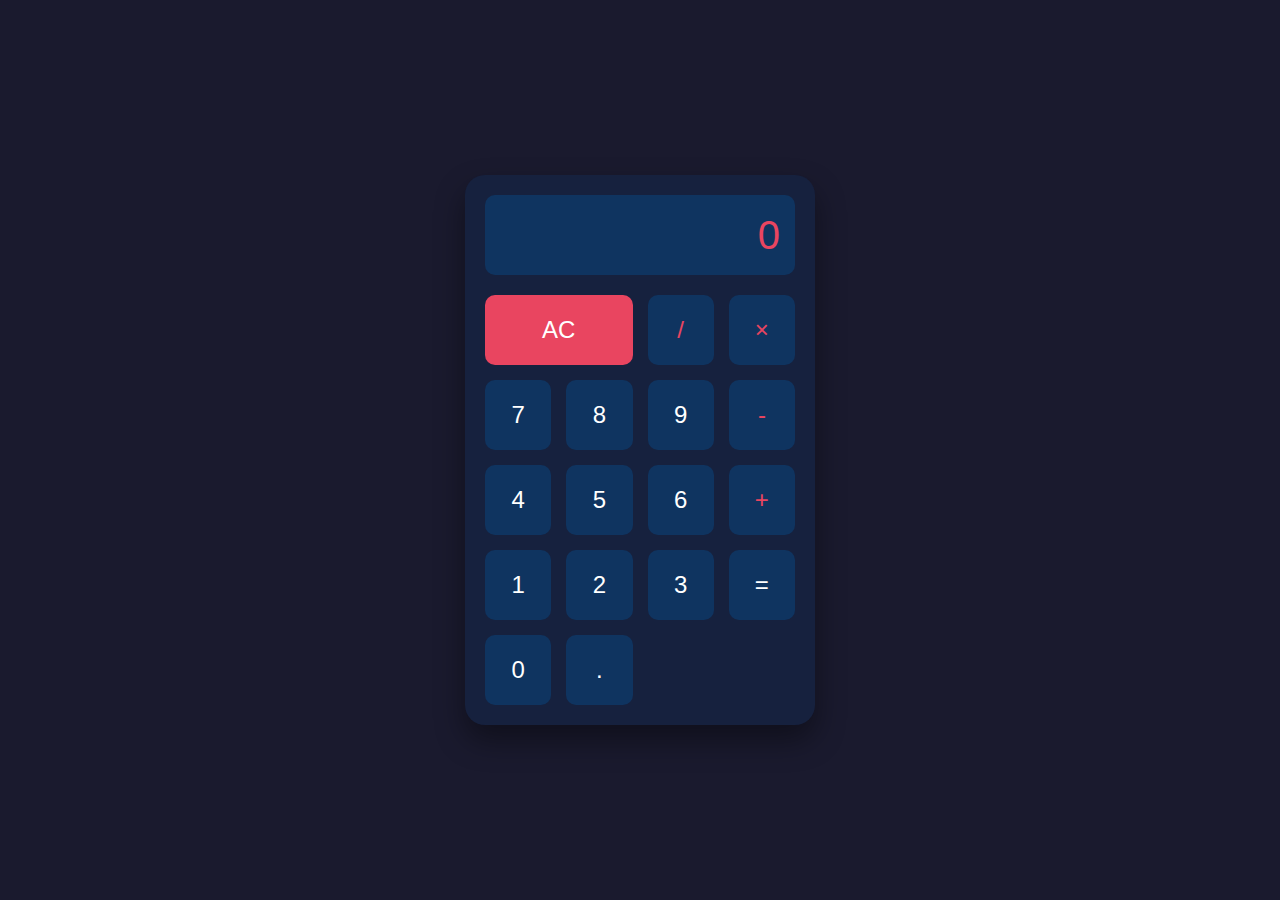
<file: index.html>
<!DOCTYPE html>
<html lang="en">
  <head>
    <meta charset="UTF-8" />
    <meta name="viewport" content="width=device-width, initial-scale=1.0" />
    <link rel="stylesheet" href="./style.css" />

    <title>Calculator</title>
  </head>
  <body>
    <div class="calculator">
      <div class="display" id="display">0</div>
      <div class="buttons">
        <button class="btn btn-clear" onclick="clearDisplay()">AC</button>
        <button class="btn btn-operator" onclick="appendToDisplay('/')">
          /
        </button>
        <button class="btn btn-operator" onclick="appendToDisplay('*')">
          ×
        </button>

        <button class="btn" onclick="appendToDisplay('7')">7</button>
        <button class="btn" onclick="appendToDisplay('8')">8</button>
        <button class="btn" onclick="appendToDisplay('9')">9</button>
        <button class="btn btn-operator" onclick="appendToDisplay('-')">
          -
        </button>

        <button class="btn" onclick="appendToDisplay('4')">4</button>
        <button class="btn" onclick="appendToDisplay('5')">5</button>
        <button class="btn" onclick="appendToDisplay('6')">6</button>
        <button class="btn btn-operator" onclick="appendToDisplay('+')">
          +
        </button>

        <button class="btn" onclick="appendToDisplay('1')">1</button>
        <button class="btn" onclick="appendToDisplay('2')">2</button>
        <button class="btn" onclick="appendToDisplay('3')">3</button>
        <button class="btn btn-equal" onclick="calculateResult()">=</button>

        <button class="btn" onclick="appendToDisplay('0')">0</button>
        <button class="btn" onclick="appendToDisplay('.')">.</button>
      </div>
    </div>
    <script src="./script.js"></script>
  </body>
</html>
</file>
<file: style.css>
* {
  box-sizing: border-box;
  margin: 0;
  padding: 0;
}

body {
  font-family: "Arial", sans-serif;
  background-color: #1a1a2e;
  display: flex;
  justify-content: center;
  align-items: center;
  min-height: 100vh;
  margin: 0;
  color: #fff;
}

.calculator {
  background-color: #16213e;
  border-radius: 20px;
  box-shadow: 0 15px 30px rgba(0, 0, 0, 0.4);
  width: 100%;
  max-width: 350px;
  padding: 20px;
}

.display {
  width: 100%;
  height: 80px;
  background-color: #0f3460;
  border-radius: 10px;
  margin-bottom: 20px;
  display: flex;
  align-items: center;
  justify-content: flex-end;
  padding: 0 15px;
  font-size: 2.5rem;
  color: #e94560;
  overflow: hidden;
  text-overflow: ellipsis;
}

.buttons {
  display: grid;
  grid-template-columns: repeat(4, 1fr);
  gap: 15px;
}

.btn {
  background-color: #0f3460;
  border: none;
  color: #fff;
  font-size: 1.5rem;
  height: 70px;
  border-radius: 10px;
  cursor: pointer;
  transition: all 0.3s ease;
}

.btn:hover {
  background-color: #e94560;
}

.btn:active {
  transform: scale(0.95);
  background-color: #ff6b81;
}

.btn-clear {
  grid-column: span 2;
  background-color: #e94560;
}

.btn-clear:hover {
  background-color: #ff6b81;
}

.btn-operator {
  color: #e94560;
}

.btn-equal {
  grid-row: span 2;
  background-color: #0f3460;
}

.btn-equal:hover {
  background-color: #16213e;
}

@media (max-width: 400px) {
  .calculator {
    width: 95%;
    max-width: 100%;
    margin: 10px;
  }

  .btn {
    height: 60px;
    font-size: 1.2rem;
  }
}
</file>
